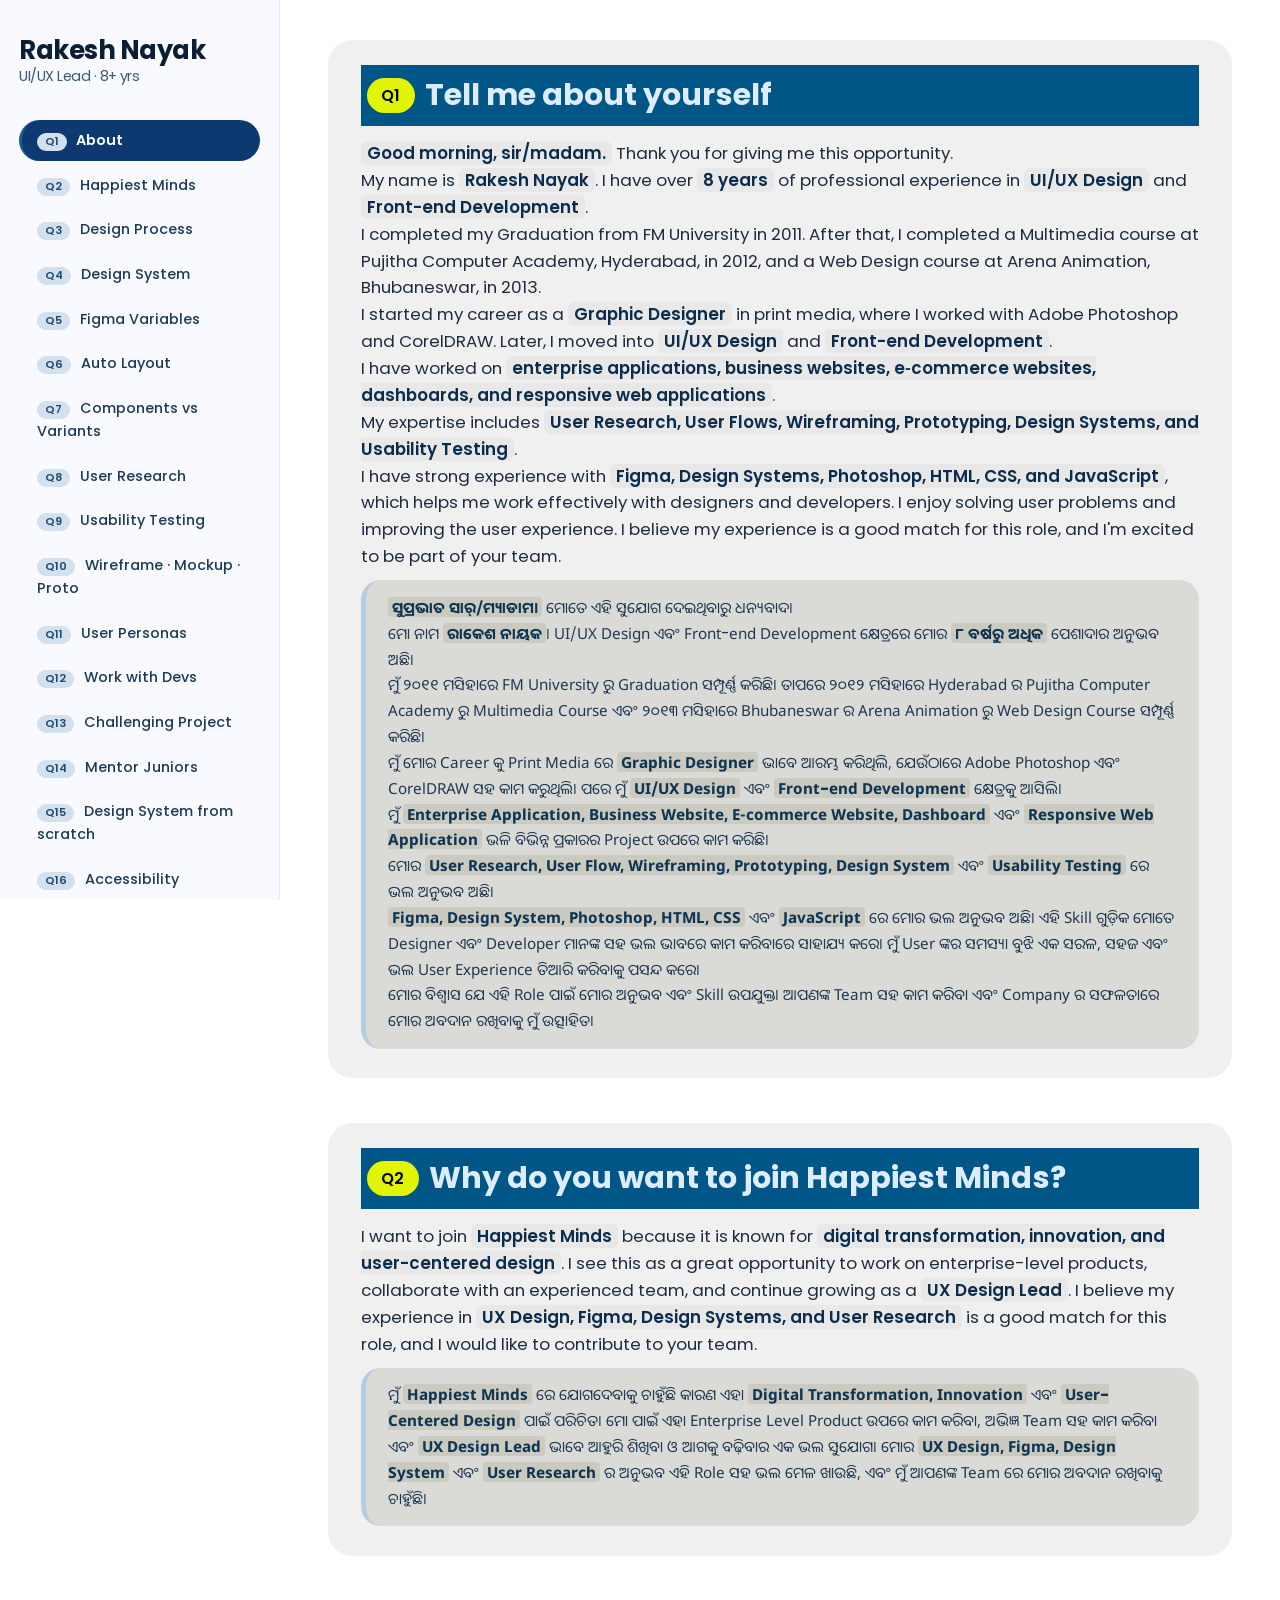
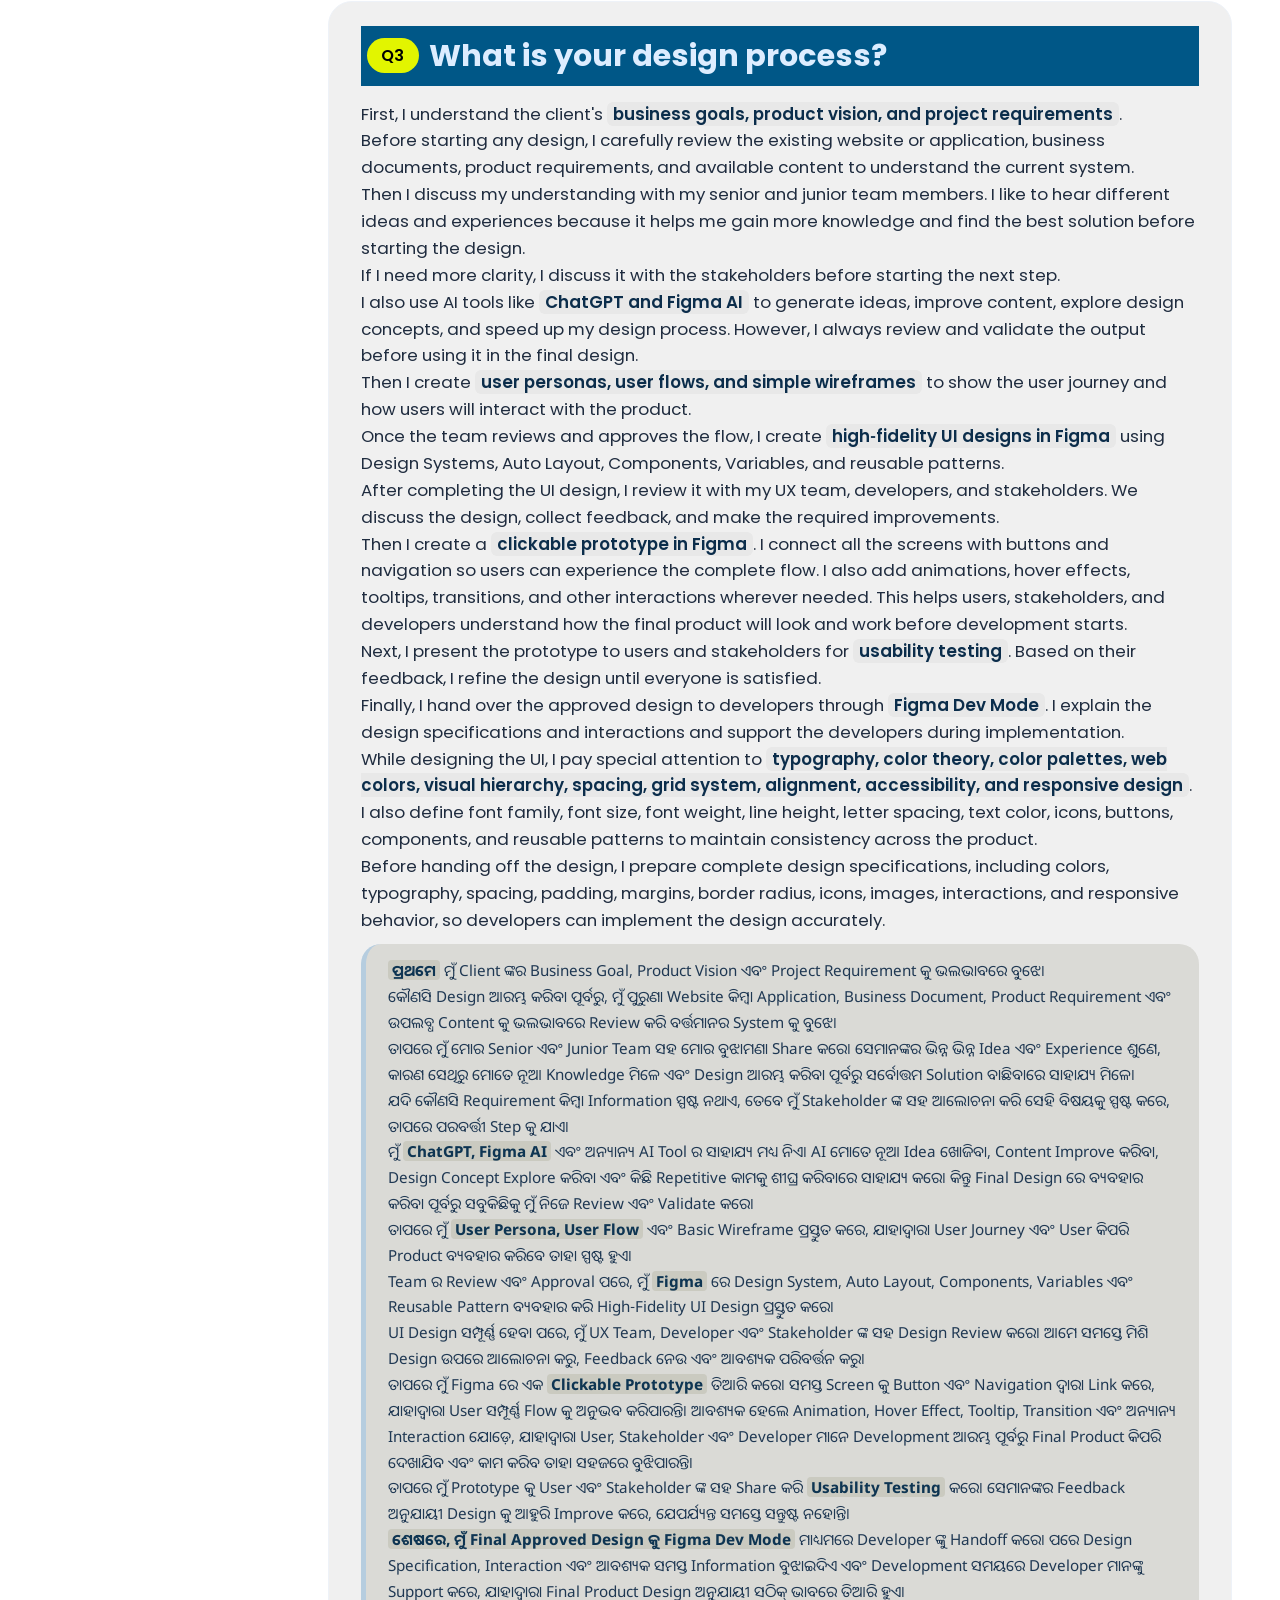
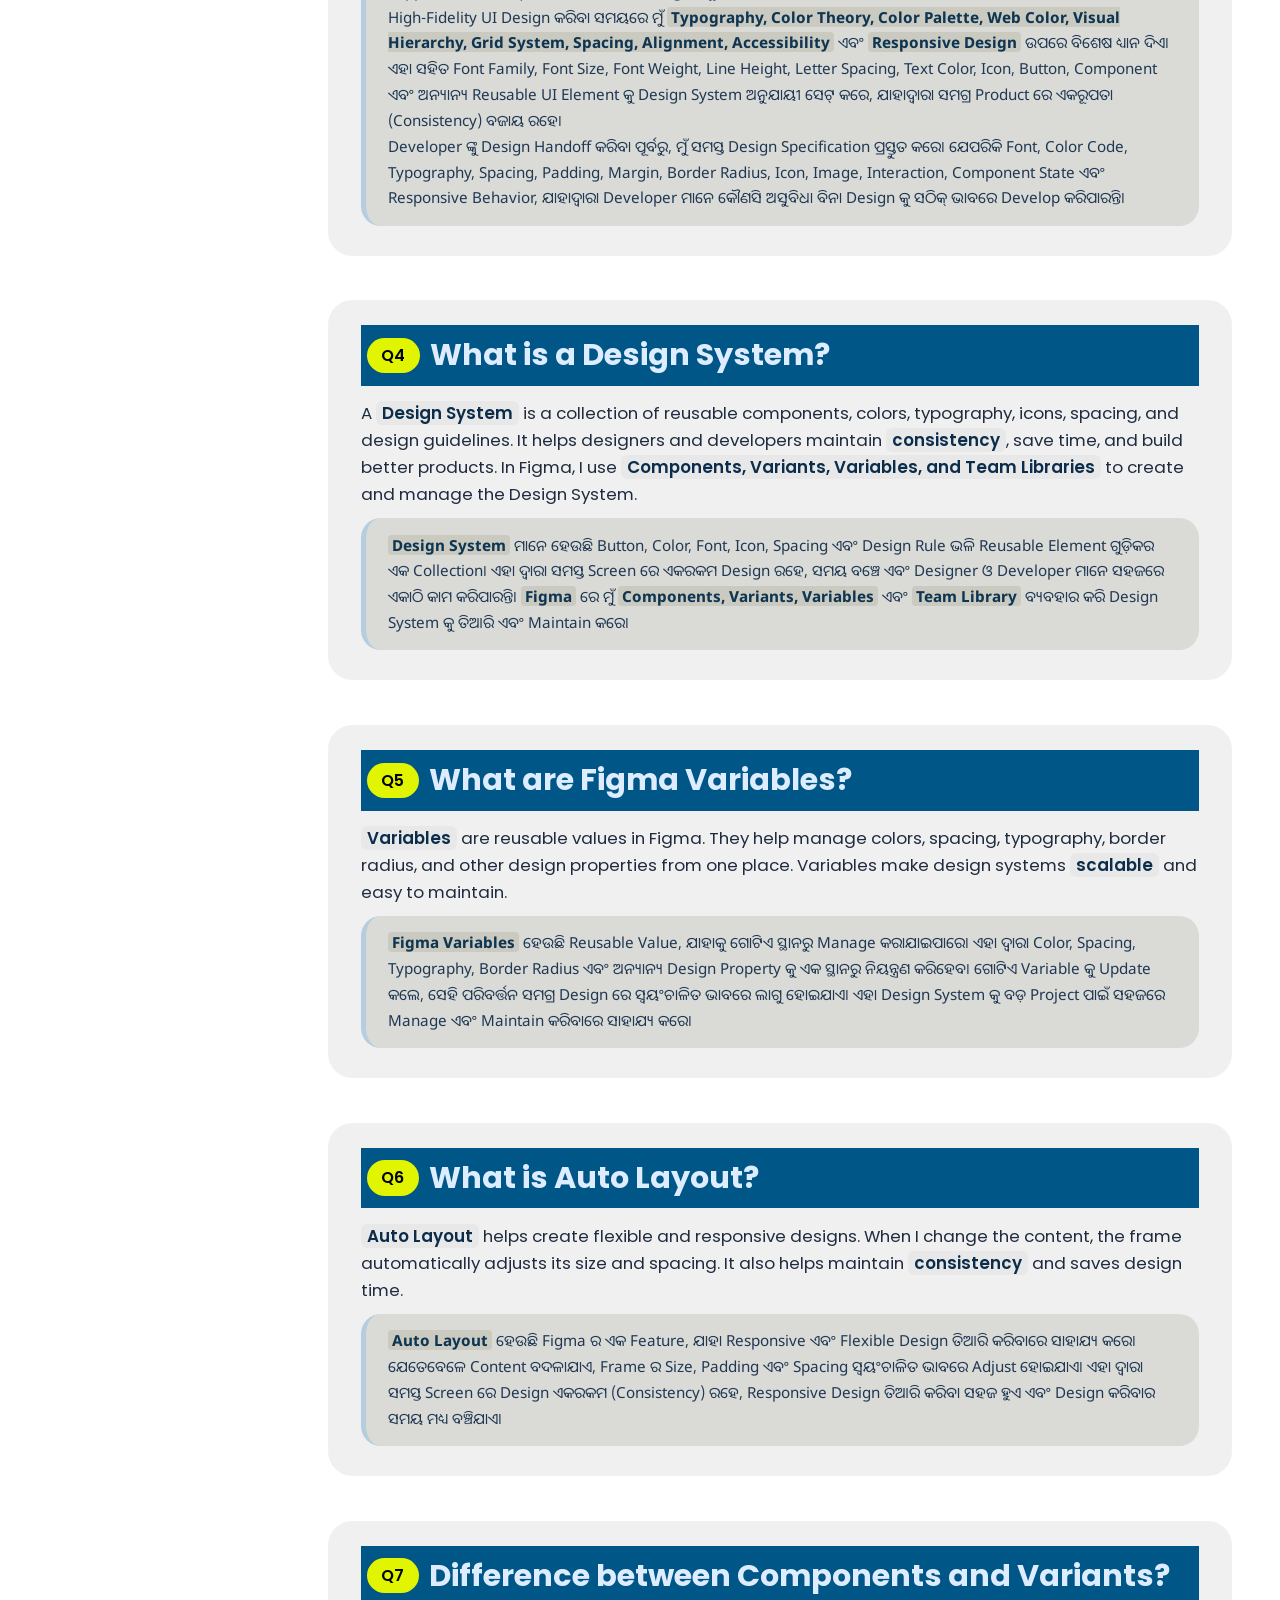
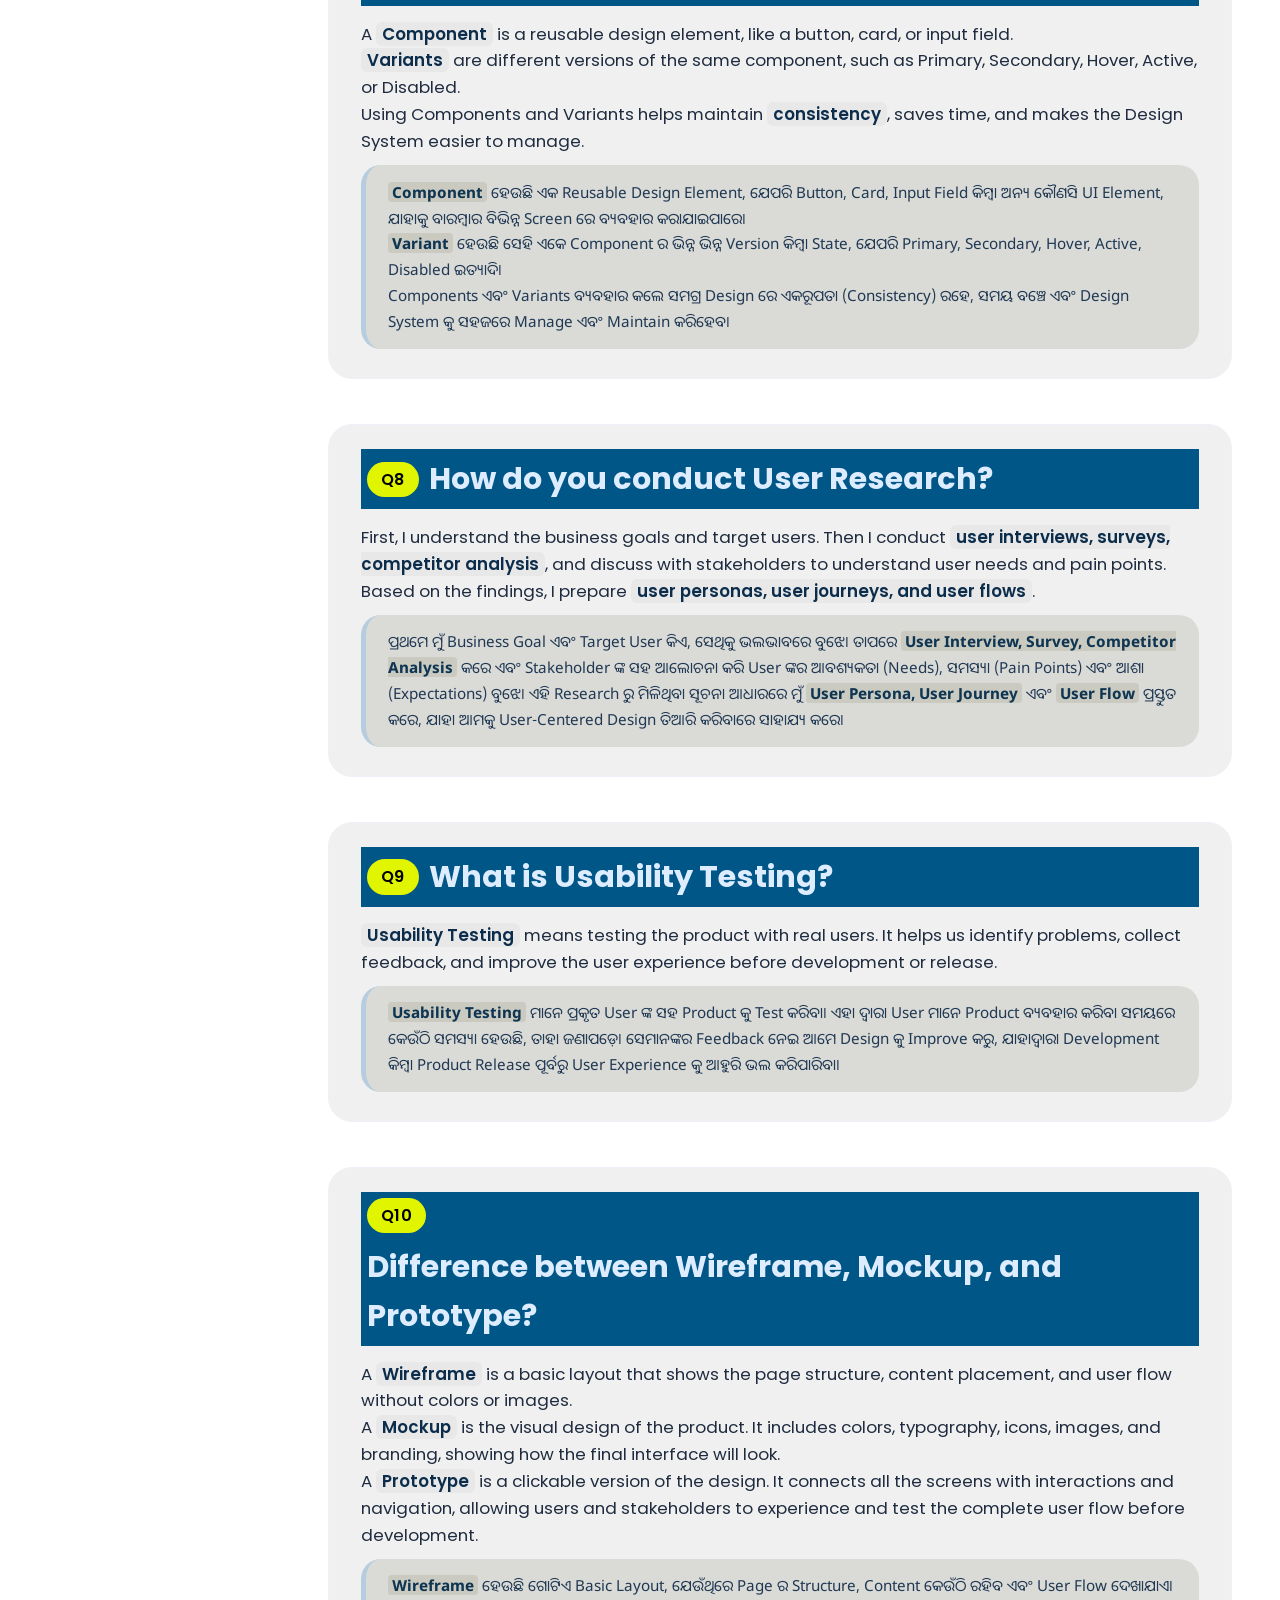
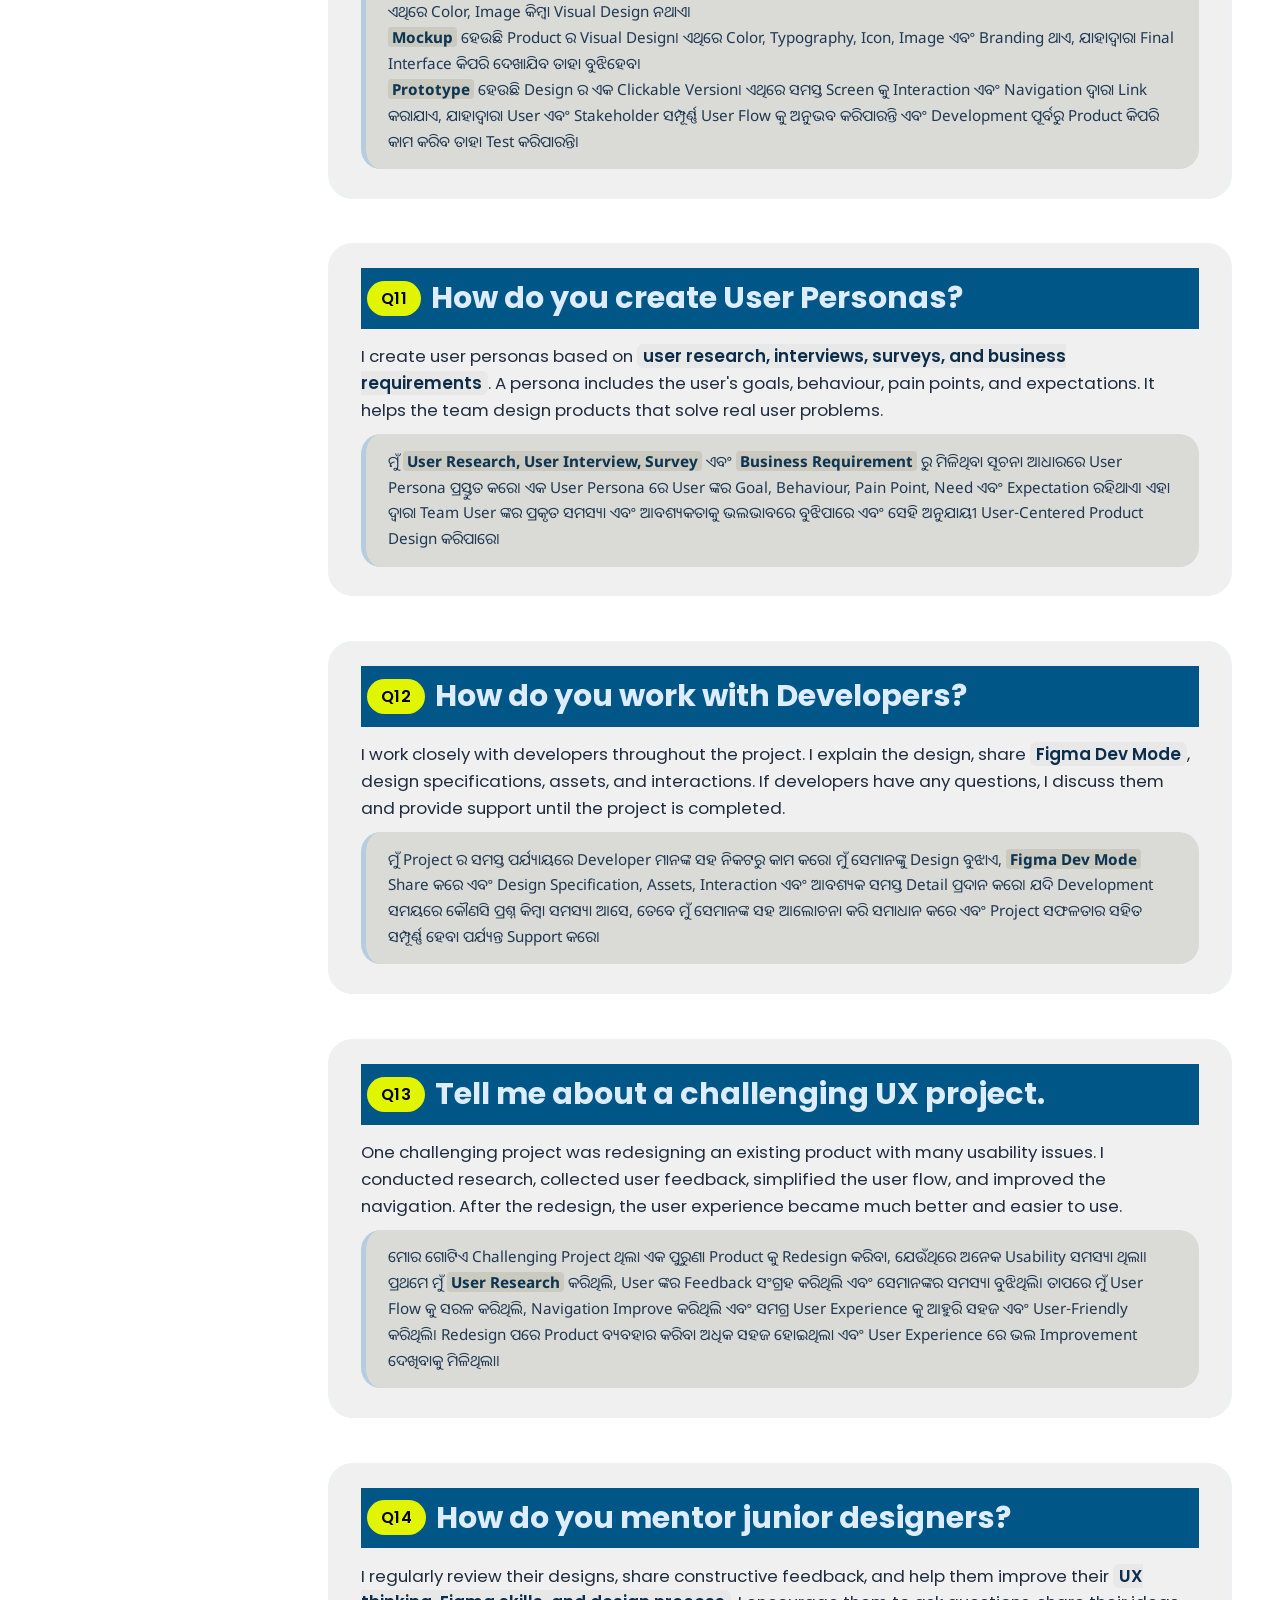
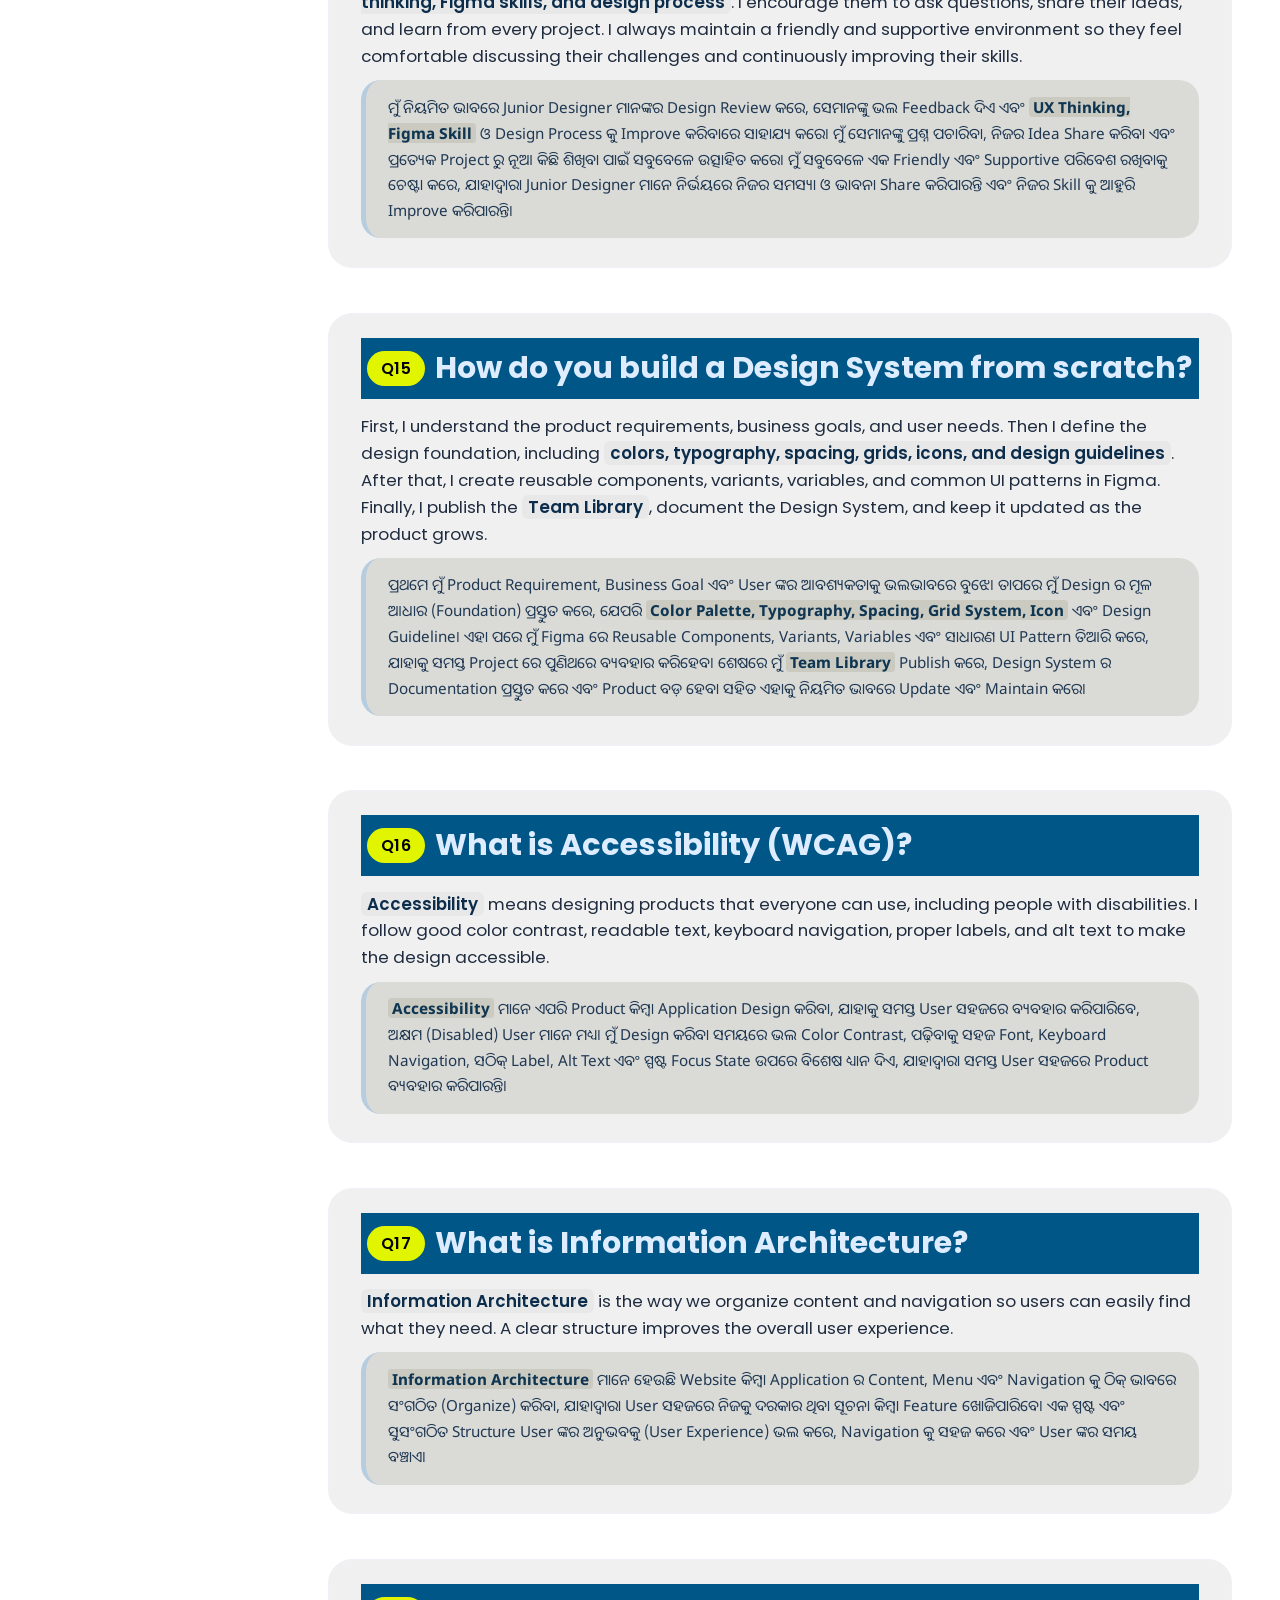
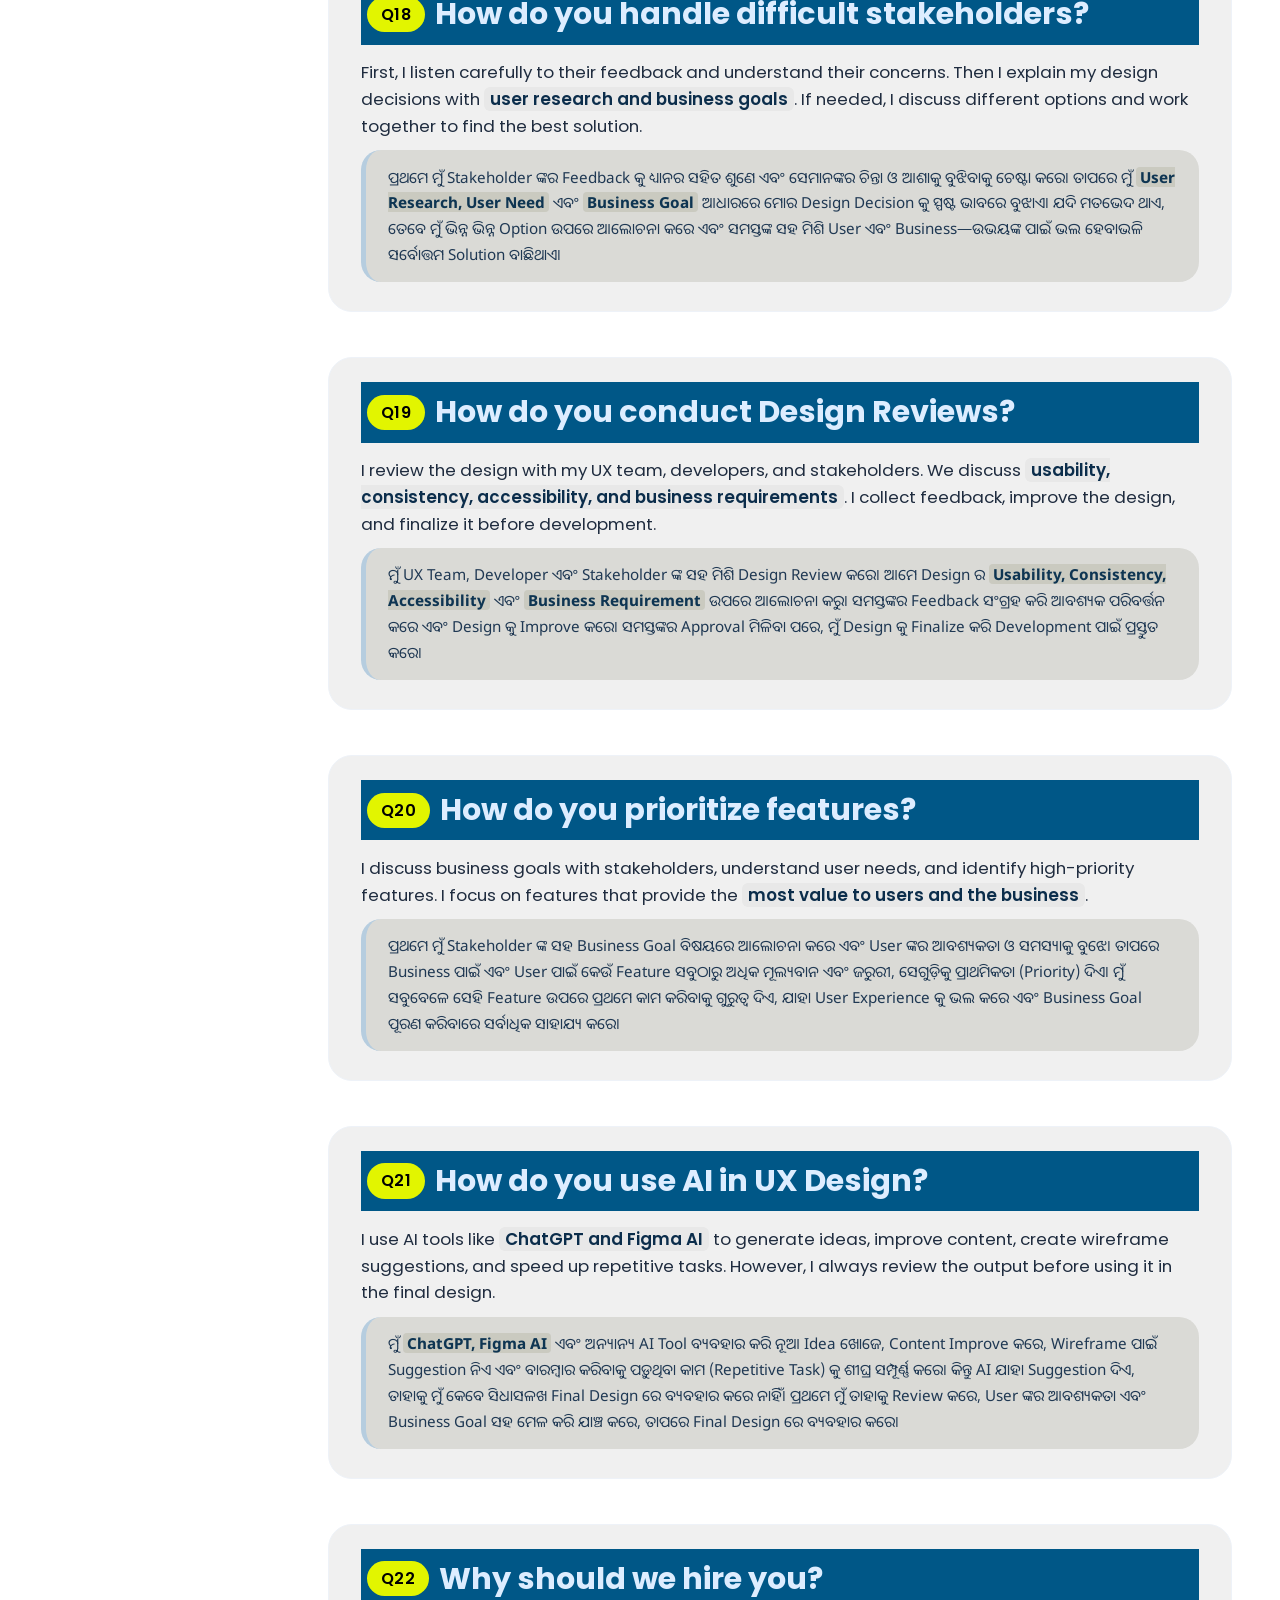
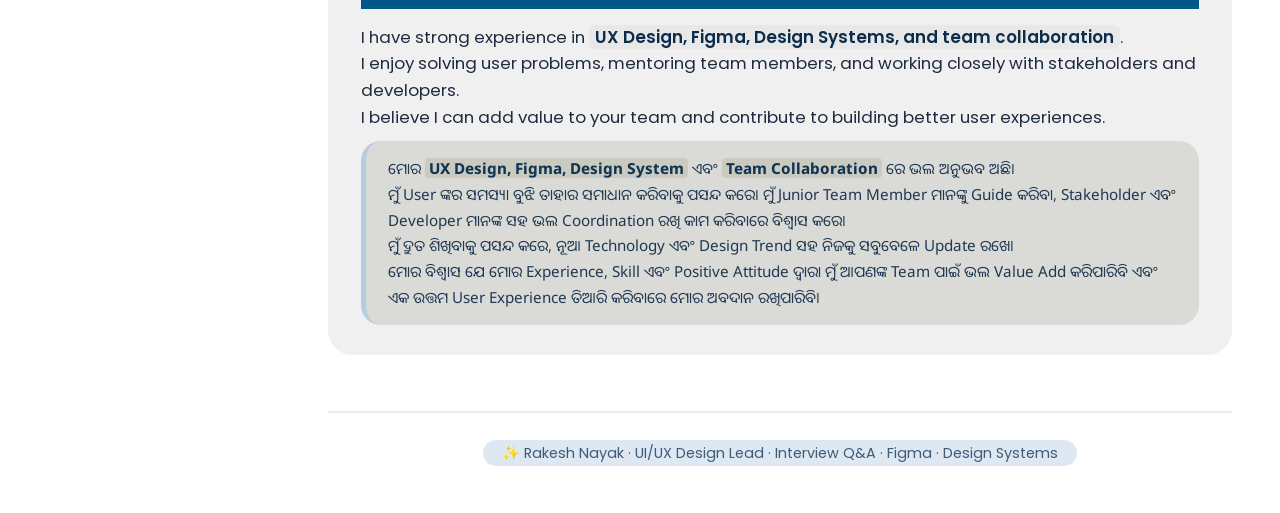
<file: ux-ui-qa.html>
<!DOCTYPE html>
<html lang="en">
<head>
  <meta charset="UTF-8">
  <meta name="viewport" content="width=device-width, initial-scale=1.0">
  <title>Rakesh Nayak · UX Lead · Q&A</title>
  <!-- Google Fonts: Poppins & Noto Sans Oriya -->
  <link rel="preconnect" href="https://fonts.googleapis.com">
  <link rel="preconnect" href="https://fonts.gstatic.com" crossorigin>
  <link href="https://fonts.googleapis.com/css2?family=Noto+Sans+Oriya:wght@400;600;700&family=Poppins:wght@400;500;600;700;800&display=swap" rel="stylesheet">

  <style>
  	 * {
      margin: 0;
      padding: 0;
      box-sizing: border-box;
    }

    body {
      background: #f0f4fa;
      font-family: 'Poppins', 'Noto Sans Oriya', sans-serif;
      color: #1a283c;
      line-height: 1.6;
      min-height: 100vh;
      display: flex;
      flex-direction: column;
    }

    /* ----- main layout: sidebar + content (full width) ----- */
    .app-layout {
      display: flex;
      flex: 1;
      width: 100%;
      max-width: 1440px;
      margin: 0 auto;
      background: #ffffff;
      box-shadow: 0 8px 40px rgba(0, 0, 0, 0.05);
      min-height: 100vh;
    }

    /* --- SIDEBAR (left) --- */
    .sidebar {
      width: 280px;
      background: #f8faff;
      border-right: 1px solid #e6edf6;
      padding: 2.2rem 1.2rem 2rem;
      position: sticky;
      top: 0;
      height: 100vh;
      overflow-y: auto;
      flex-shrink: 0;
    }

    .sidebar-brand {
      font-size: 1.6rem;
      font-weight: 700;
      letter-spacing: -0.02em;
      color: #0b1e33;
      margin-bottom: 0.2rem;
      line-height: 1.2;
    }

    .sidebar-brand span {
      display: block;
      font-weight: 400;
      font-size: 0.9rem;
      color: #3b5a7a;
      margin-top: 2px;
    }

    .sidebar-nav {
      margin-top: 2.2rem;
      display: flex;
      flex-direction: column;
      gap: 0.25rem;
    }

    .sidebar-nav a {
      display: block;
      padding: 0.55rem 0.9rem;
      border-radius: 40px;
      font-size: 0.9rem;
      font-weight: 500;
      color: #1f3a57;
      text-decoration: none;
      transition: 0.15s ease;
      border-left: 3px solid transparent;
      background: transparent;
    }

    .sidebar-nav a:hover {
      background: #e9f0fa;
      border-left-color: #2b6a9e;
      color: #0b1e33;
    }

    .sidebar-nav a.active {
      background: #0c3970;
      border-left-color: #1e5b8a;
      font-weight: 600;
      color: #ffffff;
    }

    .sidebar-nav .q-badge {
      display: inline-block;
      background: #d3e0ee;
      border-radius: 30px;
      padding: 0 8px;
      font-size: 0.7rem;
      font-weight: 600;
      color: #1e4b70;
      margin-right: 6px;
    }

    /* --- MAIN CONTENT (full width) --- */
    .main-content {
      flex: 1;
      padding: 2.5rem 3rem 3rem;
      background: #ffffff;
      width: 100%;
      overflow-x: hidden;
    }

    /* header inside main */
    .profile-header {
      margin-bottom: 1.8rem;
      /* border-bottom: 2px solid #eef2f8; */
      /* padding-bottom: 1.8rem; */
      display: none;
    }

    .profile-header h1 {
      font-size: 1.2rem;
      font-weight: 600;
      letter-spacing: -0.02em;
      background: linear-gradient(145deg, #0b1e33, #2b4b6f);
      -webkit-background-clip: text;
      -webkit-text-fill-color: transparent;
      background-clip: text;
      line-height: 1.2;
    }

    .profile-header .subhead {
      font-size: 1.2rem;
      font-weight: 500;
      color: #b9cce0;
      background: #172e4c;
      display: inline-block;
      padding: 0.2rem 1.8rem;
      border-radius: 60px;
      margin-top: 0.2rem;
    }

    .profile-header .badge {
      margin-top: 0.4rem;
      color: #2b4b6f;
      font-weight: 400;
      font-size: 0.95rem;
    }

    /* Q&A blocks */
 .qa-block {
    margin-bottom: 2.8rem;
    border-radius: 24px;
    background: #f0f0f0;
    padding: 1.5rem 2rem 1.8rem;
    border: 1px solid #eef2f8;
    transition: 0.15s ease;
}
    .qa-block:hover {
      border-color: #cbd9eb;
      background: #f8fbff;
    }

    .question {
           font-size: 1.9rem;
    font-weight: 700;
    color: #ddedff;
    margin-bottom: 0.9rem;
    display: flex;
    align-items: baseline;
    gap: 10px;
    flex-wrap: wrap;
    background: #005787;
    align-items: center;
    padding: 6px;
}

    .question .q-num {
    font-weight: 600;
    color: #000000;
    background: #e2f500;
    padding: 0 14px;
    border-radius: 40px;
    font-size: 1rem;
    line-height: 2.2;
    letter-spacing: 0.3px;

    }

    .answer-en {
      font-size: 1.05rem;
      font-weight: 400;
      color: #1f2c3f;
      margin-bottom: 0.65rem;
    }

    .answer-en strong, .answer-en b {
      font-weight: 600;
      color: #0b2d4b;
      background: #e8e8e8;
      padding: 0 6px;
      border-radius: 6px;
    }

  
  .answer-odia {
    font-family: 'Noto Sans Oriya', 'Poppins', sans-serif;
    font-size: 0.95rem;
    line-height: 1.7;
    color: #1f3853;
    background: #dadad6;
    padding: 0.9rem 1.4rem;
    border-radius: 20px;
    margin-top: 0.5rem;
    border-left: 5px solid #b6cddf;
    word-break: break-word;

    }

    .answer-odia strong, .answer-odia b {
      font-weight: 700;
      color: #0e3552;
      background: #cacac0;
      padding: 0 4px;
      border-radius: 4px;
    }

    /* footer */
    .footer-note {
      margin-top: 3.5rem;
      border-top: 2px solid #e7ecf3;
      padding-top: 1.8rem;
      text-align: center;
      font-size: 0.9rem;
      color: #3d5c78;
    }

    .footer-note i {
      font-style: normal;
      background: #dee8f2;
      padding: 0.2rem 1.2rem;
      border-radius: 60px;
    }

    /* ----- responsive: mobile / tablet ----- */
    @media (max-width: 960px) {
      .app-layout {
        flex-direction: column;
      }

      .sidebar {
        width: 100%;
        height: auto;
        position: relative;
        border-right: none;
        border-bottom: 1px solid #e0e9f2;
        padding: 1.2rem 1.5rem 0.8rem;
        background: #f8faff;
        overflow-y: visible;
        display: flex;
        flex-wrap: wrap;
        align-items: center;
        gap: 0.5rem 0.8rem;
      }

      .sidebar-brand {
        font-size: 1.3rem;
        margin-bottom: 0;
        flex: 0 0 auto;
      }

      .sidebar-brand span {
        display: inline;
        font-size: 0.8rem;
        margin-left: 6px;
      }

      .sidebar-nav {
        flex-direction: row;
        flex-wrap: wrap;
        margin-top: 0.2rem;
        gap: 0.2rem 0.3rem;
        flex: 1;
        justify-content: flex-start;
      }

      .sidebar-nav a {
        padding: 0.2rem 0.9rem;
        font-size: 0.8rem;
        border-left: none;
        border-bottom: 2px solid transparent;
        border-radius: 30px;
        background: #eef4fc;
        white-space: nowrap;
      }

      .sidebar-nav a:hover {
        border-bottom-color: #2b6a9e;
        background: #e3ecf7;
      }

      .sidebar-nav a.active {
        border-bottom-color: #1e5b8a;
        background: #d9e6f5;
      }

      .sidebar-nav .q-badge {
        display: none;
      }

      .main-content {
        padding: 1.8rem 1.5rem 2rem;
      }

      .profile-header h1 {
        font-size: 2.5rem;
      }

      .question {
        font-size: 1.5rem;
      }

      .qa-block {
        padding: 1rem 1.2rem 1.4rem;
      }

      .answer-en {
        font-size: 1rem;
      }

      .answer-odia {
        font-size: 0.9rem;
        padding: 0.6rem 1rem;
      }
    }

    @media (max-width: 550px) {
      .sidebar {
        padding: 0.8rem 0.8rem 0.4rem;
        gap: 0.3rem;
      }
      .sidebar-brand {
        font-size: 1.1rem;
      }
      .sidebar-brand span {
        font-size: 0.7rem;
      }
      .sidebar-nav a {
        font-size: 0.7rem;
        padding: 0.1rem 0.7rem;
      }
      .main-content {
        padding: 1rem 0.8rem 1.5rem;
      }
      .profile-header h1 {
        font-size: 2rem;
      }
      .question {
        font-size: 1.2rem;
        gap: 4px;
      }
      .question .q-num {
        font-size: 0.8rem;
        padding: 0 10px;
        line-height: 2;
      }
      .qa-block {
        padding: 0.8rem 0.8rem 1rem;
        border-radius: 18px;
      }
      .answer-en {
        font-size: 0.95rem;
      }
      .answer-odia {
        font-size: 0.85rem;
        padding: 0.5rem 0.8rem;
      }
    }

    /* smooth scroll */
    html {
      scroll-behavior: smooth;
    }
  </style>
  <style>
   
  </style>
</head>
<body>
<div class="app-layout">

  <!-- LEFT SIDEBAR -->
  <aside class="sidebar" id="sidebar">
    <div class="sidebar-brand">
      Rakesh Nayak
      <span>UI/UX Lead · 8+ yrs</span>
    </div>
    <nav class="sidebar-nav" id="sidebarNav">
      <!-- generated via JS for maintainability, but we keep static fallback -->
      <a href="#q1" class="active"><span class="q-badge">Q1</span> About</a>
      <a href="#q2"><span class="q-badge">Q2</span> Happiest Minds</a>
      <a href="#q3"><span class="q-badge">Q3</span> Design Process</a>
      <a href="#q4"><span class="q-badge">Q4</span> Design System</a>
      <a href="#q5"><span class="q-badge">Q5</span> Figma Variables</a>
      <a href="#q6"><span class="q-badge">Q6</span> Auto Layout</a>
      <a href="#q7"><span class="q-badge">Q7</span> Components vs Variants</a>
      <a href="#q8"><span class="q-badge">Q8</span> User Research</a>
      <a href="#q9"><span class="q-badge">Q9</span> Usability Testing</a>
      <a href="#q10"><span class="q-badge">Q10</span> Wireframe · Mockup · Proto</a>
      <a href="#q11"><span class="q-badge">Q11</span> User Personas</a>
      <a href="#q12"><span class="q-badge">Q12</span> Work with Devs</a>
      <a href="#q13"><span class="q-badge">Q13</span> Challenging Project</a>
      <a href="#q14"><span class="q-badge">Q14</span> Mentor Juniors</a>
      <a href="#q15"><span class="q-badge">Q15</span> Design System from scratch</a>
      <a href="#q16"><span class="q-badge">Q16</span> Accessibility</a>
      <a href="#q17"><span class="q-badge">Q17</span> Information Architecture</a>
      <a href="#q18"><span class="q-badge">Q18</span> Difficult Stakeholders</a>
      <a href="#q19"><span class="q-badge">Q19</span> Design Reviews</a>
      <a href="#q20"><span class="q-badge">Q20</span> Prioritize Features</a>
      <a href="#q21"><span class="q-badge">Q21</span> AI in UX</a>
      <a href="#q22"><span class="q-badge">Q22</span> Why hire you</a>
    </nav>
  </aside>

  <!-- MAIN CONTENT (full width) -->
  <main class="main-content">
    <div class="profile-header">
      <h1>Rakesh Nayak</h1>
      <div class="subhead">UI/UX Design Lead · 8+ years</div>
      <div class="badge">✨ Interview Q&amp;A · Figma · Design Systems · Odia &amp; English</div>
    </div>

    <!-- ============ Q1 ============ -->
    <section class="qa-block" id="q1">
      <div class="question"><span class="q-num">Q1</span> Tell me about yourself</div>
      <div class="answer-en">
        <strong>Good morning, sir/madam.</strong> Thank you for giving me this opportunity.<br>
        My name is <strong>Rakesh Nayak</strong>. I have over <strong>8 years</strong> of professional experience in <strong>UI/UX Design</strong> and <strong>Front-end Development</strong>.<br>
        I completed my Graduation from FM University in 2011. After that, I completed a Multimedia course at Pujitha Computer Academy, Hyderabad, in 2012, and a Web Design course at Arena Animation, Bhubaneswar, in 2013.<br>
        I started my career as a <strong>Graphic Designer</strong> in print media, where I worked with Adobe Photoshop and CorelDRAW. Later, I moved into <strong>UI/UX Design</strong> and <strong>Front-end Development</strong>.<br>
        I have worked on <strong>enterprise applications, business websites, e‑commerce websites, dashboards, and responsive web applications</strong>.<br>
        My expertise includes <strong>User Research, User Flows, Wireframing, Prototyping, Design Systems, and Usability Testing</strong>.<br>
        I have strong experience with <strong>Figma, Design Systems, Photoshop, HTML, CSS, and JavaScript</strong>, which helps me work effectively with designers and developers. I enjoy solving user problems and improving the user experience. I believe my experience is a good match for this role, and I'm excited to be part of your team.
      </div>
      <div class="answer-odia">
        <strong>ସୁପ୍ରଭାତ ସାର୍/ମ୍ୟାଡାମ।</strong> ମୋତେ ଏହି ସୁଯୋଗ ଦେଇଥିବାରୁ ଧନ୍ୟବାଦ।<br>
        ମୋ ନାମ <strong>ରାକେଶ ନାୟକ</strong>। UI/UX Design ଏବଂ Front-end Development କ୍ଷେତ୍ରରେ ମୋର <strong>୮ ବର୍ଷରୁ ଅଧିକ</strong> ପେଶାଦାର ଅନୁଭବ ଅଛି।<br>
        ମୁଁ ୨୦୧୧ ମସିହାରେ FM University ରୁ Graduation ସମ୍ପୂର୍ଣ୍ଣ କରିଛି। ତାପରେ ୨୦୧୨ ମସିହାରେ Hyderabad ର Pujitha Computer Academy ରୁ Multimedia Course ଏବଂ ୨୦୧୩ ମସିହାରେ Bhubaneswar ର Arena Animation ରୁ Web Design Course ସମ୍ପୂର୍ଣ୍ଣ କରିଛି।<br>
        ମୁଁ ମୋର Career କୁ Print Media ରେ <strong>Graphic Designer</strong> ଭାବେ ଆରମ୍ଭ କରିଥିଲି, ଯେଉଁଠାରେ Adobe Photoshop ଏବଂ CorelDRAW ସହ କାମ କରୁଥିଲି। ପରେ ମୁଁ <strong>UI/UX Design</strong> ଏବଂ <strong>Front-end Development</strong> କ୍ଷେତ୍ରକୁ ଆସିଲି।<br>
        ମୁଁ <strong>Enterprise Application, Business Website, E‑commerce Website, Dashboard</strong> ଏବଂ <strong>Responsive Web Application</strong> ଭଳି ବିଭିନ୍ନ ପ୍ରକାରର Project ଉପରେ କାମ କରିଛି।<br>
        ମୋର <strong>User Research, User Flow, Wireframing, Prototyping, Design System</strong> ଏବଂ <strong>Usability Testing</strong> ରେ ଭଲ ଅନୁଭବ ଅଛି।<br>
        <strong>Figma, Design System, Photoshop, HTML, CSS</strong> ଏବଂ <strong>JavaScript</strong> ରେ ମୋର ଭଲ ଅନୁଭବ ଅଛି। ଏହି Skill ଗୁଡ଼ିକ ମୋତେ Designer ଏବଂ Developer ମାନଙ୍କ ସହ ଭଲ ଭାବରେ କାମ କରିବାରେ ସାହାଯ୍ୟ କରେ। ମୁଁ User ଙ୍କର ସମସ୍ୟା ବୁଝି ଏକ ସରଳ, ସହଜ ଏବଂ ଭଲ User Experience ତିଆରି କରିବାକୁ ପସନ୍ଦ କରେ।<br>
        ମୋର ବିଶ୍ୱାସ ଯେ ଏହି Role ପାଇଁ ମୋର ଅନୁଭବ ଏବଂ Skill ଉପଯୁକ୍ତ। ଆପଣଙ୍କ Team ସହ କାମ କରିବା ଏବଂ Company ର ସଫଳତାରେ ମୋର ଅବଦାନ ରଖିବାକୁ ମୁଁ ଉତ୍ସାହିତ।
      </div>
    </section>

    <!-- Q2 -->
    <section class="qa-block" id="q2">
      <div class="question"><span class="q-num">Q2</span> Why do you want to join Happiest Minds?</div>
      <div class="answer-en">
        I want to join <strong>Happiest Minds</strong> because it is known for <strong>digital transformation, innovation, and user-centered design</strong>. I see this as a great opportunity to work on enterprise-level products, collaborate with an experienced team, and continue growing as a <strong>UX Design Lead</strong>. I believe my experience in <strong>UX Design, Figma, Design Systems, and User Research</strong> is a good match for this role, and I would like to contribute to your team.
      </div>
      <div class="answer-odia">
        ମୁଁ <strong>Happiest Minds</strong> ରେ ଯୋଗଦେବାକୁ ଚାହୁଁଛି କାରଣ ଏହା <strong>Digital Transformation, Innovation</strong> ଏବଂ <strong>User-Centered Design</strong> ପାଇଁ ପରିଚିତ। ମୋ ପାଇଁ ଏହା Enterprise Level Product ଉପରେ କାମ କରିବା, ଅଭିଜ୍ଞ Team ସହ କାମ କରିବା ଏବଂ <strong>UX Design Lead</strong> ଭାବେ ଆହୁରି ଶିଖିବା ଓ ଆଗକୁ ବଢ଼ିବାର ଏକ ଭଲ ସୁଯୋଗ। ମୋର <strong>UX Design, Figma, Design System</strong> ଏବଂ <strong>User Research</strong> ର ଅନୁଭବ ଏହି Role ସହ ଭଲ ମେଳ ଖାଉଛି, ଏବଂ ମୁଁ ଆପଣଙ୍କ Team ରେ ମୋର ଅବଦାନ ରଖିବାକୁ ଚାହୁଁଛି।
      </div>
    </section>

    <!-- Q3 -->
    <section class="qa-block" id="q3">
      <div class="question"><span class="q-num">Q3</span> What is your design process?</div>
      <div class="answer-en">
        First, I understand the client's <strong>business goals, product vision, and project requirements</strong>.<br>
        Before starting any design, I carefully review the existing website or application, business documents, product requirements, and available content to understand the current system.<br>
        Then I discuss my understanding with my senior and junior team members. I like to hear different ideas and experiences because it helps me gain more knowledge and find the best solution before starting the design.<br>
        If I need more clarity, I discuss it with the stakeholders before starting the next step.<br>
        I also use AI tools like <strong>ChatGPT and Figma AI</strong> to generate ideas, improve content, explore design concepts, and speed up my design process. However, I always review and validate the output before using it in the final design.<br>
        Then I create <strong>user personas, user flows, and simple wireframes</strong> to show the user journey and how users will interact with the product.<br>
        Once the team reviews and approves the flow, I create <strong>high‑fidelity UI designs in Figma</strong> using Design Systems, Auto Layout, Components, Variables, and reusable patterns.<br>
        After completing the UI design, I review it with my UX team, developers, and stakeholders. We discuss the design, collect feedback, and make the required improvements.<br>
        Then I create a <strong>clickable prototype in Figma</strong>. I connect all the screens with buttons and navigation so users can experience the complete flow. I also add animations, hover effects, tooltips, transitions, and other interactions wherever needed. This helps users, stakeholders, and developers understand how the final product will look and work before development starts.<br>
        Next, I present the prototype to users and stakeholders for <strong>usability testing</strong>. Based on their feedback, I refine the design until everyone is satisfied.<br>
        Finally, I hand over the approved design to developers through <strong>Figma Dev Mode</strong>. I explain the design specifications and interactions and support the developers during implementation.<br>
        While designing the UI, I pay special attention to <strong>typography, color theory, color palettes, web colors, visual hierarchy, spacing, grid system, alignment, accessibility, and responsive design</strong>. I also define font family, font size, font weight, line height, letter spacing, text color, icons, buttons, components, and reusable patterns to maintain consistency across the product.<br>
        Before handing off the design, I prepare complete design specifications, including colors, typography, spacing, padding, margins, border radius, icons, images, interactions, and responsive behavior, so developers can implement the design accurately.
      </div>
      <div class="answer-odia">
        <strong>ପ୍ରଥମେ</strong> ମୁଁ Client ଙ୍କର Business Goal, Product Vision ଏବଂ Project Requirement କୁ ଭଲଭାବରେ ବୁଝେ।<br>
        କୌଣସି Design ଆରମ୍ଭ କରିବା ପୂର୍ବରୁ, ମୁଁ ପୁରୁଣା Website କିମ୍ବା Application, Business Document, Product Requirement ଏବଂ ଉପଲବ୍ଧ Content କୁ ଭଲଭାବରେ Review କରି ବର୍ତ୍ତମାନର System କୁ ବୁଝେ।<br>
        ତାପରେ ମୁଁ ମୋର Senior ଏବଂ Junior Team ସହ ମୋର ବୁଝାମଣା Share କରେ। ସେମାନଙ୍କର ଭିନ୍ନ ଭିନ୍ନ Idea ଏବଂ Experience ଶୁଣେ, କାରଣ ସେଥିରୁ ମୋତେ ନୂଆ Knowledge ମିଳେ ଏବଂ Design ଆରମ୍ଭ କରିବା ପୂର୍ବରୁ ସର୍ବୋତ୍ତମ Solution ବାଛିବାରେ ସାହାଯ୍ୟ ମିଳେ।<br>
        ଯଦି କୌଣସି Requirement କିମ୍ବା Information ସ୍ପଷ୍ଟ ନଥାଏ, ତେବେ ମୁଁ Stakeholder ଙ୍କ ସହ ଆଲୋଚନା କରି ସେହି ବିଷୟକୁ ସ୍ପଷ୍ଟ କରେ, ତାପରେ ପରବର୍ତ୍ତୀ Step କୁ ଯାଏ।<br>
        ମୁଁ <strong>ChatGPT, Figma AI</strong> ଏବଂ ଅନ୍ୟାନ୍ୟ AI Tool ର ସାହାଯ୍ୟ ମଧ୍ୟ ନିଏ। AI ମୋତେ ନୂଆ Idea ଖୋଜିବା, Content Improve କରିବା, Design Concept Explore କରିବା ଏବଂ କିଛି Repetitive କାମକୁ ଶୀଘ୍ର କରିବାରେ ସାହାଯ୍ୟ କରେ। କିନ୍ତୁ Final Design ରେ ବ୍ୟବହାର କରିବା ପୂର୍ବରୁ ସବୁକିଛିକୁ ମୁଁ ନିଜେ Review ଏବଂ Validate କରେ।<br>
        ତାପରେ ମୁଁ <strong>User Persona, User Flow</strong> ଏବଂ Basic Wireframe ପ୍ରସ୍ତୁତ କରେ, ଯାହାଦ୍ୱାରା User Journey ଏବଂ User କିପରି Product ବ୍ୟବହାର କରିବେ ତାହା ସ୍ପଷ୍ଟ ହୁଏ।<br>
        Team ର Review ଏବଂ Approval ପରେ, ମୁଁ <strong>Figma</strong> ରେ Design System, Auto Layout, Components, Variables ଏବଂ Reusable Pattern ବ୍ୟବହାର କରି High‑Fidelity UI Design ପ୍ରସ୍ତୁତ କରେ।<br>
        UI Design ସମ୍ପୂର୍ଣ୍ଣ ହେବା ପରେ, ମୁଁ UX Team, Developer ଏବଂ Stakeholder ଙ୍କ ସହ Design Review କରେ। ଆମେ ସମସ୍ତେ ମିଶି Design ଉପରେ ଆଲୋଚନା କରୁ, Feedback ନେଉ ଏବଂ ଆବଶ୍ୟକ ପରିବର୍ତ୍ତନ କରୁ।<br>
        ତାପରେ ମୁଁ Figma ରେ ଏକ <strong>Clickable Prototype</strong> ତିଆରି କରେ। ସମସ୍ତ Screen କୁ Button ଏବଂ Navigation ଦ୍ୱାରା Link କରେ, ଯାହାଦ୍ୱାରା User ସମ୍ପୂର୍ଣ୍ଣ Flow କୁ ଅନୁଭବ କରିପାରନ୍ତି। ଆବଶ୍ୟକ ହେଲେ Animation, Hover Effect, Tooltip, Transition ଏବଂ ଅନ୍ୟାନ୍ୟ Interaction ଯୋଡ଼େ, ଯାହାଦ୍ୱାରା User, Stakeholder ଏବଂ Developer ମାନେ Development ଆରମ୍ଭ ପୂର୍ବରୁ Final Product କିପରି ଦେଖାଯିବ ଏବଂ କାମ କରିବ ତାହା ସହଜରେ ବୁଝିପାରନ୍ତି।<br>
        ତାପରେ ମୁଁ Prototype କୁ User ଏବଂ Stakeholder ଙ୍କ ସହ Share କରି <strong>Usability Testing</strong> କରେ। ସେମାନଙ୍କର Feedback ଅନୁଯାୟୀ Design କୁ ଆହୁରି Improve କରେ, ଯେପର୍ଯ୍ୟନ୍ତ ସମସ୍ତେ ସନ୍ତୁଷ୍ଟ ନହୋନ୍ତି।<br>
        <strong>ଶେଷରେ, ମୁଁ Final Approved Design କୁ Figma Dev Mode</strong> ମାଧ୍ୟମରେ Developer ଙ୍କୁ Handoff କରେ। ପରେ Design Specification, Interaction ଏବଂ ଆବଶ୍ୟକ ସମସ୍ତ Information ବୁଝାଇଦିଏ ଏବଂ Development ସମୟରେ Developer ମାନଙ୍କୁ Support କରେ, ଯାହାଦ୍ୱାରା Final Product Design ଅନୁଯାୟୀ ସଠିକ୍ ଭାବରେ ତିଆରି ହୁଏ।<br>
        High‑Fidelity UI Design କରିବା ସମୟରେ ମୁଁ <strong>Typography, Color Theory, Color Palette, Web Color, Visual Hierarchy, Grid System, Spacing, Alignment, Accessibility</strong> ଏବଂ <strong>Responsive Design</strong> ଉପରେ ବିଶେଷ ଧ୍ୟାନ ଦିଏ।<br>
        ଏହା ସହିତ Font Family, Font Size, Font Weight, Line Height, Letter Spacing, Text Color, Icon, Button, Component ଏବଂ ଅନ୍ୟାନ୍ୟ Reusable UI Element କୁ Design System ଅନୁଯାୟୀ ସେଟ୍ କରେ, ଯାହାଦ୍ୱାରା ସମଗ୍ର Product ରେ ଏକରୂପତା (Consistency) ବଜାୟ ରହେ।<br>
        Developer ଙ୍କୁ Design Handoff କରିବା ପୂର୍ବରୁ, ମୁଁ ସମସ୍ତ Design Specification ପ୍ରସ୍ତୁତ କରେ। ଯେପରିକି Font, Color Code, Typography, Spacing, Padding, Margin, Border Radius, Icon, Image, Interaction, Component State ଏବଂ Responsive Behavior, ଯାହାଦ୍ୱାରା Developer ମାନେ କୌଣସି ଅସୁବିଧା ବିନା Design କୁ ସଠିକ୍ ଭାବରେ Develop କରିପାରନ୍ତି।
      </div>
    </section>

    <!-- ===== Q4–Q22 (condensed, complete) ===== -->
    <!-- Q4 -->
    <section class="qa-block" id="q4">
      <div class="question"><span class="q-num">Q4</span> What is a Design System?</div>
      <div class="answer-en">A <strong>Design System</strong> is a collection of reusable components, colors, typography, icons, spacing, and design guidelines. It helps designers and developers maintain <strong>consistency</strong>, save time, and build better products. In Figma, I use <strong>Components, Variants, Variables, and Team Libraries</strong> to create and manage the Design System.</div>
      <div class="answer-odia"><strong>Design System</strong> ମାନେ ହେଉଛି Button, Color, Font, Icon, Spacing ଏବଂ Design Rule ଭଳି Reusable Element ଗୁଡ଼ିକର ଏକ Collection। ଏହା ଦ୍ୱାରା ସମସ୍ତ Screen ରେ ଏକରକମ Design ରହେ, ସମୟ ବଞ୍ଚେ ଏବଂ Designer ଓ Developer ମାନେ ସହଜରେ ଏକାଠି କାମ କରିପାରନ୍ତି। <strong>Figma</strong> ରେ ମୁଁ <strong>Components, Variants, Variables</strong> ଏବଂ <strong>Team Library</strong> ବ୍ୟବହାର କରି Design System କୁ ତିଆରି ଏବଂ Maintain କରେ।</div>
    </section>

    <!-- Q5 -->
    <section class="qa-block" id="q5">
      <div class="question"><span class="q-num">Q5</span> What are Figma Variables?</div>
      <div class="answer-en"><strong>Variables</strong> are reusable values in Figma. They help manage colors, spacing, typography, border radius, and other design properties from one place. Variables make design systems <strong>scalable</strong> and easy to maintain.</div>
      <div class="answer-odia"><strong>Figma Variables</strong> ହେଉଛି Reusable Value, ଯାହାକୁ ଗୋଟିଏ ସ୍ଥାନରୁ Manage କରାଯାଇପାରେ। ଏହା ଦ୍ୱାରା Color, Spacing, Typography, Border Radius ଏବଂ ଅନ୍ୟାନ୍ୟ Design Property କୁ ଏକ ସ୍ଥାନରୁ ନିୟନ୍ତ୍ରଣ କରିହେବ। ଗୋଟିଏ Variable କୁ Update କଲେ, ସେହି ପରିବର୍ତ୍ତନ ସମଗ୍ର Design ରେ ସ୍ୱୟଂଚାଳିତ ଭାବରେ ଲାଗୁ ହୋଇଯାଏ। ଏହା Design System କୁ ବଡ଼ Project ପାଇଁ ସହଜରେ Manage ଏବଂ Maintain କରିବାରେ ସାହାଯ୍ୟ କରେ।</div>
    </section>

    <!-- Q6 -->
    <section class="qa-block" id="q6">
      <div class="question"><span class="q-num">Q6</span> What is Auto Layout?</div>
      <div class="answer-en"><strong>Auto Layout</strong> helps create flexible and responsive designs. When I change the content, the frame automatically adjusts its size and spacing. It also helps maintain <strong>consistency</strong> and saves design time.</div>
      <div class="answer-odia"><strong>Auto Layout</strong> ହେଉଛି Figma ର ଏକ Feature, ଯାହା Responsive ଏବଂ Flexible Design ତିଆରି କରିବାରେ ସାହାଯ୍ୟ କରେ। ଯେତେବେଳେ Content ବଦଳାଯାଏ, Frame ର Size, Padding ଏବଂ Spacing ସ୍ୱୟଂଚାଳିତ ଭାବରେ Adjust ହୋଇଯାଏ। ଏହା ଦ୍ୱାରା ସମସ୍ତ Screen ରେ Design ଏକରକମ (Consistency) ରହେ, Responsive Design ତିଆରି କରିବା ସହଜ ହୁଏ ଏବଂ Design କରିବାର ସମୟ ମଧ୍ୟ ବଞ୍ଚିଯାଏ।</div>
    </section>

    <!-- Q7 -->
    <section class="qa-block" id="q7">
      <div class="question"><span class="q-num">Q7</span> Difference between Components and Variants?</div>
      <div class="answer-en">A <strong>Component</strong> is a reusable design element, like a button, card, or input field.<br><strong>Variants</strong> are different versions of the same component, such as Primary, Secondary, Hover, Active, or Disabled.<br>Using Components and Variants helps maintain <strong>consistency</strong>, saves time, and makes the Design System easier to manage.</div>
      <div class="answer-odia"><strong>Component</strong> ହେଉଛି ଏକ Reusable Design Element, ଯେପରି Button, Card, Input Field କିମ୍ବା ଅନ୍ୟ କୌଣସି UI Element, ଯାହାକୁ ବାରମ୍ବାର ବିଭିନ୍ନ Screen ରେ ବ୍ୟବହାର କରାଯାଇପାରେ।<br><strong>Variant</strong> ହେଉଛି ସେହି ଏକେ Component ର ଭିନ୍ନ ଭିନ୍ନ Version କିମ୍ବା State, ଯେପରି Primary, Secondary, Hover, Active, Disabled ଇତ୍ୟାଦି।<br>Components ଏବଂ Variants ବ୍ୟବହାର କଲେ ସମଗ୍ର Design ରେ ଏକରୂପତା (Consistency) ରହେ, ସମୟ ବଞ୍ଚେ ଏବଂ Design System କୁ ସହଜରେ Manage ଏବଂ Maintain କରିହେବ।</div>
    </section>

    <!-- Q8 -->
    <section class="qa-block" id="q8">
      <div class="question"><span class="q-num">Q8</span> How do you conduct User Research?</div>
      <div class="answer-en">First, I understand the business goals and target users. Then I conduct <strong>user interviews, surveys, competitor analysis</strong>, and discuss with stakeholders to understand user needs and pain points. Based on the findings, I prepare <strong>user personas, user journeys, and user flows</strong>.</div>
      <div class="answer-odia">ପ୍ରଥମେ ମୁଁ Business Goal ଏବଂ Target User କିଏ, ସେଥିକୁ ଭଲଭାବରେ ବୁଝେ। ତାପରେ <strong>User Interview, Survey, Competitor Analysis</strong> କରେ ଏବଂ Stakeholder ଙ୍କ ସହ ଆଲୋଚନା କରି User ଙ୍କର ଆବଶ୍ୟକତା (Needs), ସମସ୍ୟା (Pain Points) ଏବଂ ଆଶା (Expectations) ବୁଝେ। ଏହି Research ରୁ ମିଳିଥିବା ସୂଚନା ଆଧାରରେ ମୁଁ <strong>User Persona, User Journey</strong> ଏବଂ <strong>User Flow</strong> ପ୍ରସ୍ତୁତ କରେ, ଯାହା ଆମକୁ User‑Centered Design ତିଆରି କରିବାରେ ସାହାଯ୍ୟ କରେ।</div>
    </section>

    <!-- Q9 -->
    <section class="qa-block" id="q9">
      <div class="question"><span class="q-num">Q9</span> What is Usability Testing?</div>
      <div class="answer-en"><strong>Usability Testing</strong> means testing the product with real users. It helps us identify problems, collect feedback, and improve the user experience before development or release.</div>
      <div class="answer-odia"><strong>Usability Testing</strong> ମାନେ ପ୍ରକୃତ User ଙ୍କ ସହ Product କୁ Test କରିବା। ଏହା ଦ୍ୱାରା User ମାନେ Product ବ୍ୟବହାର କରିବା ସମୟରେ କେଉଁଠି ସମସ୍ୟା ହେଉଛି, ତାହା ଜଣାପଡ଼େ। ସେମାନଙ୍କର Feedback ନେଇ ଆମେ Design କୁ Improve କରୁ, ଯାହାଦ୍ୱାରା Development କିମ୍ବା Product Release ପୂର୍ବରୁ User Experience କୁ ଆହୁରି ଭଲ କରିପାରିବା।</div>
    </section>

    <!-- Q10 -->
    <section class="qa-block" id="q10">
      <div class="question"><span class="q-num">Q10</span> Difference between Wireframe, Mockup, and Prototype?</div>
      <div class="answer-en">A <strong>Wireframe</strong> is a basic layout that shows the page structure, content placement, and user flow without colors or images.<br>A <strong>Mockup</strong> is the visual design of the product. It includes colors, typography, icons, images, and branding, showing how the final interface will look.<br>A <strong>Prototype</strong> is a clickable version of the design. It connects all the screens with interactions and navigation, allowing users and stakeholders to experience and test the complete user flow before development.</div>
      <div class="answer-odia"><strong>Wireframe</strong> ହେଉଛି ଗୋଟିଏ Basic Layout, ଯେଉଁଥିରେ Page ର Structure, Content କେଉଁଠି ରହିବ ଏବଂ User Flow ଦେଖାଯାଏ। ଏଥିରେ Color, Image କିମ୍ବା Visual Design ନଥାଏ।<br><strong>Mockup</strong> ହେଉଛି Product ର Visual Design। ଏଥିରେ Color, Typography, Icon, Image ଏବଂ Branding ଥାଏ, ଯାହାଦ୍ୱାରା Final Interface କିପରି ଦେଖାଯିବ ତାହା ବୁଝିହେବ।<br><strong>Prototype</strong> ହେଉଛି Design ର ଏକ Clickable Version। ଏଥିରେ ସମସ୍ତ Screen କୁ Interaction ଏବଂ Navigation ଦ୍ୱାରା Link କରାଯାଏ, ଯାହାଦ୍ୱାରା User ଏବଂ Stakeholder ସମ୍ପୂର୍ଣ୍ଣ User Flow କୁ ଅନୁଭବ କରିପାରନ୍ତି ଏବଂ Development ପୂର୍ବରୁ Product କିପରି କାମ କରିବ ତାହା Test କରିପାରନ୍ତି।</div>
    </section>

    <!-- Q11 -->
    <section class="qa-block" id="q11">
      <div class="question"><span class="q-num">Q11</span> How do you create User Personas?</div>
      <div class="answer-en">I create user personas based on <strong>user research, interviews, surveys, and business requirements</strong>. A persona includes the user's goals, behaviour, pain points, and expectations. It helps the team design products that solve real user problems.</div>
      <div class="answer-odia">ମୁଁ <strong>User Research, User Interview, Survey</strong> ଏବଂ <strong>Business Requirement</strong> ରୁ ମିଳିଥିବା ସୂଚନା ଆଧାରରେ User Persona ପ୍ରସ୍ତୁତ କରେ। ଏକ User Persona ରେ User ଙ୍କର Goal, Behaviour, Pain Point, Need ଏବଂ Expectation ରହିଥାଏ। ଏହା ଦ୍ୱାରା Team User ଙ୍କର ପ୍ରକୃତ ସମସ୍ୟା ଏବଂ ଆବଶ୍ୟକତାକୁ ଭଲଭାବରେ ବୁଝିପାରେ ଏବଂ ସେହି ଅନୁଯାୟୀ User‑Centered Product Design କରିପାରେ।</div>
    </section>

    <!-- Q12 -->
    <section class="qa-block" id="q12">
      <div class="question"><span class="q-num">Q12</span> How do you work with Developers?</div>
      <div class="answer-en">I work closely with developers throughout the project. I explain the design, share <strong>Figma Dev Mode</strong>, design specifications, assets, and interactions. If developers have any questions, I discuss them and provide support until the project is completed.</div>
      <div class="answer-odia">ମୁଁ Project ର ସମସ୍ତ ପର୍ଯ୍ୟାୟରେ Developer ମାନଙ୍କ ସହ ନିକଟରୁ କାମ କରେ। ମୁଁ ସେମାନଙ୍କୁ Design ବୁଝାଏ, <strong>Figma Dev Mode</strong> Share କରେ ଏବଂ Design Specification, Assets, Interaction ଏବଂ ଆବଶ୍ୟକ ସମସ୍ତ Detail ପ୍ରଦାନ କରେ। ଯଦି Development ସମୟରେ କୌଣସି ପ୍ରଶ୍ନ କିମ୍ବା ସମସ୍ୟା ଆସେ, ତେବେ ମୁଁ ସେମାନଙ୍କ ସହ ଆଲୋଚନା କରି ସମାଧାନ କରେ ଏବଂ Project ସଫଳତାର ସହିତ ସମ୍ପୂର୍ଣ୍ଣ ହେବା ପର୍ଯ୍ୟନ୍ତ Support କରେ।</div>
    </section>

    <!-- Q13 -->
    <section class="qa-block" id="q13">
      <div class="question"><span class="q-num">Q13</span> Tell me about a challenging UX project.</div>
      <div class="answer-en">One challenging project was redesigning an existing product with many usability issues. I conducted research, collected user feedback, simplified the user flow, and improved the navigation. After the redesign, the user experience became much better and easier to use.</div>
      <div class="answer-odia">ମୋର ଗୋଟିଏ Challenging Project ଥିଲା ଏକ ପୁରୁଣା Product କୁ Redesign କରିବା, ଯେଉଁଥିରେ ଅନେକ Usability ସମସ୍ୟା ଥିଲା। ପ୍ରଥମେ ମୁଁ <strong>User Research</strong> କରିଥିଲି, User ଙ୍କର Feedback ସଂଗ୍ରହ କରିଥିଲି ଏବଂ ସେମାନଙ୍କର ସମସ୍ୟା ବୁଝିଥିଲି। ତାପରେ ମୁଁ User Flow କୁ ସରଳ କରିଥିଲି, Navigation Improve କରିଥିଲି ଏବଂ ସମଗ୍ର User Experience କୁ ଆହୁରି ସହଜ ଏବଂ User‑Friendly କରିଥିଲି। Redesign ପରେ Product ବ୍ୟବହାର କରିବା ଅଧିକ ସହଜ ହୋଇଥିଲା ଏବଂ User Experience ରେ ଭଲ Improvement ଦେଖିବାକୁ ମିଳିଥିଲା।</div>
    </section>

    <!-- Q14 -->
    <section class="qa-block" id="q14">
      <div class="question"><span class="q-num">Q14</span> How do you mentor junior designers?</div>
      <div class="answer-en">I regularly review their designs, share constructive feedback, and help them improve their <strong>UX thinking, Figma skills, and design process</strong>. I encourage them to ask questions, share their ideas, and learn from every project. I always maintain a friendly and supportive environment so they feel comfortable discussing their challenges and continuously improving their skills.</div>
      <div class="answer-odia">ମୁଁ ନିୟମିତ ଭାବରେ Junior Designer ମାନଙ୍କର Design Review କରେ, ସେମାନଙ୍କୁ ଭଲ Feedback ଦିଏ ଏବଂ <strong>UX Thinking, Figma Skill</strong> ଓ Design Process କୁ Improve କରିବାରେ ସାହାଯ୍ୟ କରେ। ମୁଁ ସେମାନଙ୍କୁ ପ୍ରଶ୍ନ ପଚାରିବା, ନିଜର Idea Share କରିବା ଏବଂ ପ୍ରତ୍ୟେକ Project ରୁ ନୂଆ କିଛି ଶିଖିବା ପାଇଁ ସବୁବେଳେ ଉତ୍ସାହିତ କରେ। ମୁଁ ସବୁବେଳେ ଏକ Friendly ଏବଂ Supportive ପରିବେଶ ରଖିବାକୁ ଚେଷ୍ଟା କରେ, ଯାହାଦ୍ୱାରା Junior Designer ମାନେ ନିର୍ଭୟରେ ନିଜର ସମସ୍ୟା ଓ ଭାବନା Share କରିପାରନ୍ତି ଏବଂ ନିଜର Skill କୁ ଆହୁରି Improve କରିପାରନ୍ତି।</div>
    </section>

    <!-- Q15 -->
    <section class="qa-block" id="q15">
      <div class="question"><span class="q-num">Q15</span> How do you build a Design System from scratch?</div>
      <div class="answer-en">First, I understand the product requirements, business goals, and user needs. Then I define the design foundation, including <strong>colors, typography, spacing, grids, icons, and design guidelines</strong>. After that, I create reusable components, variants, variables, and common UI patterns in Figma. Finally, I publish the <strong>Team Library</strong>, document the Design System, and keep it updated as the product grows.</div>
      <div class="answer-odia">ପ୍ରଥମେ ମୁଁ Product Requirement, Business Goal ଏବଂ User ଙ୍କର ଆବଶ୍ୟକତାକୁ ଭଲଭାବରେ ବୁଝେ। ତାପରେ ମୁଁ Design ର ମୂଳ ଆଧାର (Foundation) ପ୍ରସ୍ତୁତ କରେ, ଯେପରି <strong>Color Palette, Typography, Spacing, Grid System, Icon</strong> ଏବଂ Design Guideline। ଏହା ପରେ ମୁଁ Figma ରେ Reusable Components, Variants, Variables ଏବଂ ସାଧାରଣ UI Pattern ତିଆରି କରେ, ଯାହାକୁ ସମସ୍ତ Project ରେ ପୁଣିଥରେ ବ୍ୟବହାର କରିହେବ। ଶେଷରେ ମୁଁ <strong>Team Library</strong> Publish କରେ, Design System ର Documentation ପ୍ରସ୍ତୁତ କରେ ଏବଂ Product ବଡ଼ ହେବା ସହିତ ଏହାକୁ ନିୟମିତ ଭାବରେ Update ଏବଂ Maintain କରେ।</div>
    </section>

    <!-- Q16 -->
    <section class="qa-block" id="q16">
      <div class="question"><span class="q-num">Q16</span> What is Accessibility (WCAG)?</div>
      <div class="answer-en"><strong>Accessibility</strong> means designing products that everyone can use, including people with disabilities. I follow good color contrast, readable text, keyboard navigation, proper labels, and alt text to make the design accessible.</div>
      <div class="answer-odia"><strong>Accessibility</strong> ମାନେ ଏପରି Product କିମ୍ବା Application Design କରିବା, ଯାହାକୁ ସମସ୍ତ User ସହଜରେ ବ୍ୟବହାର କରିପାରିବେ, ଅକ୍ଷମ (Disabled) User ମାନେ ମଧ୍ୟ। ମୁଁ Design କରିବା ସମୟରେ ଭଲ Color Contrast, ପଢ଼ିବାକୁ ସହଜ Font, Keyboard Navigation, ସଠିକ୍ Label, Alt Text ଏବଂ ସ୍ପଷ୍ଟ Focus State ଉପରେ ବିଶେଷ ଧ୍ୟାନ ଦିଏ, ଯାହାଦ୍ୱାରା ସମସ୍ତ User ସହଜରେ Product ବ୍ୟବହାର କରିପାରନ୍ତି।</div>
    </section>

    <!-- Q17 -->
    <section class="qa-block" id="q17">
      <div class="question"><span class="q-num">Q17</span> What is Information Architecture?</div>
      <div class="answer-en"><strong>Information Architecture</strong> is the way we organize content and navigation so users can easily find what they need. A clear structure improves the overall user experience.</div>
      <div class="answer-odia"><strong>Information Architecture</strong> ମାନେ ହେଉଛି Website କିମ୍ବା Application ର Content, Menu ଏବଂ Navigation କୁ ଠିକ୍ ଭାବରେ ସଂଗଠିତ (Organize) କରିବା, ଯାହାଦ୍ୱାରା User ସହଜରେ ନିଜକୁ ଦରକାର ଥିବା ସୂଚନା କିମ୍ବା Feature ଖୋଜିପାରିବେ। ଏକ ସ୍ପଷ୍ଟ ଏବଂ ସୁସଂଗଠିତ Structure User ଙ୍କର ଅନୁଭବକୁ (User Experience) ଭଲ କରେ, Navigation କୁ ସହଜ କରେ ଏବଂ User ଙ୍କର ସମୟ ବଞ୍ଚାଏ।</div>
    </section>

    <!-- Q18 -->
    <section class="qa-block" id="q18">
      <div class="question"><span class="q-num">Q18</span> How do you handle difficult stakeholders?</div>
      <div class="answer-en">First, I listen carefully to their feedback and understand their concerns. Then I explain my design decisions with <strong>user research and business goals</strong>. If needed, I discuss different options and work together to find the best solution.</div>
      <div class="answer-odia">ପ୍ରଥମେ ମୁଁ Stakeholder ଙ୍କର Feedback କୁ ଧ୍ୟାନର ସହିତ ଶୁଣେ ଏବଂ ସେମାନଙ୍କର ଚିନ୍ତା ଓ ଆଶାକୁ ବୁଝିବାକୁ ଚେଷ୍ଟା କରେ। ତାପରେ ମୁଁ <strong>User Research, User Need</strong> ଏବଂ <strong>Business Goal</strong> ଆଧାରରେ ମୋର Design Decision କୁ ସ୍ପଷ୍ଟ ଭାବରେ ବୁଝାଏ। ଯଦି ମତଭେଦ ଥାଏ, ତେବେ ମୁଁ ଭିନ୍ନ ଭିନ୍ନ Option ଉପରେ ଆଲୋଚନା କରେ ଏବଂ ସମସ୍ତଙ୍କ ସହ ମିଶି User ଏବଂ Business—ଉଭୟଙ୍କ ପାଇଁ ଭଲ ହେବାଭଳି ସର୍ବୋତ୍ତମ Solution ବାଛିଥାଏ।</div>
    </section>

    <!-- Q19 -->
    <section class="qa-block" id="q19">
      <div class="question"><span class="q-num">Q19</span> How do you conduct Design Reviews?</div>
      <div class="answer-en">I review the design with my UX team, developers, and stakeholders. We discuss <strong>usability, consistency, accessibility, and business requirements</strong>. I collect feedback, improve the design, and finalize it before development.</div>
      <div class="answer-odia">ମୁଁ UX Team, Developer ଏବଂ Stakeholder ଙ୍କ ସହ ମିଶି Design Review କରେ। ଆମେ Design ର <strong>Usability, Consistency, Accessibility</strong> ଏବଂ <strong>Business Requirement</strong> ଉପରେ ଆଲୋଚନା କରୁ। ସମସ୍ତଙ୍କର Feedback ସଂଗ୍ରହ କରି ଆବଶ୍ୟକ ପରିବର୍ତ୍ତନ କରେ ଏବଂ Design କୁ Improve କରେ। ସମସ୍ତଙ୍କର Approval ମିଳିବା ପରେ, ମୁଁ Design କୁ Finalize କରି Development ପାଇଁ ପ୍ରସ୍ତୁତ କରେ।</div>
    </section>

    <!-- Q20 -->
    <section class="qa-block" id="q20">
      <div class="question"><span class="q-num">Q20</span> How do you prioritize features?</div>
      <div class="answer-en">I discuss business goals with stakeholders, understand user needs, and identify high-priority features. I focus on features that provide the <strong>most value to users and the business</strong>.</div>
      <div class="answer-odia">ପ୍ରଥମେ ମୁଁ Stakeholder ଙ୍କ ସହ Business Goal ବିଷୟରେ ଆଲୋଚନା କରେ ଏବଂ User ଙ୍କର ଆବଶ୍ୟକତା ଓ ସମସ୍ୟାକୁ ବୁଝେ। ତାପରେ Business ପାଇଁ ଏବଂ User ପାଇଁ କେଉଁ Feature ସବୁଠାରୁ ଅଧିକ ମୂଲ୍ୟବାନ ଏବଂ ଜରୁରୀ, ସେଗୁଡ଼ିକୁ ପ୍ରାଥମିକତା (Priority) ଦିଏ। ମୁଁ ସବୁବେଳେ ସେହି Feature ଉପରେ ପ୍ରଥମେ କାମ କରିବାକୁ ଗୁରୁତ୍ୱ ଦିଏ, ଯାହା User Experience କୁ ଭଲ କରେ ଏବଂ Business Goal ପୂରଣ କରିବାରେ ସର୍ବାଧିକ ସାହାଯ୍ୟ କରେ।</div>
    </section>

    <!-- Q21 -->
    <section class="qa-block" id="q21">
      <div class="question"><span class="q-num">Q21</span> How do you use AI in UX Design?</div>
      <div class="answer-en">I use AI tools like <strong>ChatGPT and Figma AI</strong> to generate ideas, improve content, create wireframe suggestions, and speed up repetitive tasks. However, I always review the output before using it in the final design.</div>
      <div class="answer-odia">ମୁଁ <strong>ChatGPT, Figma AI</strong> ଏବଂ ଅନ୍ୟାନ୍ୟ AI Tool ବ୍ୟବହାର କରି ନୂଆ Idea ଖୋଜେ, Content Improve କରେ, Wireframe ପାଇଁ Suggestion ନିଏ ଏବଂ ବାରମ୍ବାର କରିବାକୁ ପଡ଼ୁଥିବା କାମ (Repetitive Task) କୁ ଶୀଘ୍ର ସମ୍ପୂର୍ଣ୍ଣ କରେ। କିନ୍ତୁ AI ଯାହା Suggestion ଦିଏ, ତାହାକୁ ମୁଁ କେବେ ସିଧାସଳଖ Final Design ରେ ବ୍ୟବହାର କରେ ନାହିଁ। ପ୍ରଥମେ ମୁଁ ତାହାକୁ Review କରେ, User ଙ୍କର ଆବଶ୍ୟକତା ଏବଂ Business Goal ସହ ମେଳ କରି ଯାଞ୍ଚ କରେ, ତାପରେ Final Design ରେ ବ୍ୟବହାର କରେ।</div>
    </section>

    <!-- Q22 -->
    <section class="qa-block" id="q22">
      <div class="question"><span class="q-num">Q22</span> Why should we hire you?</div>
      <div class="answer-en">I have strong experience in <strong>UX Design, Figma, Design Systems, and team collaboration</strong>.<br>I enjoy solving user problems, mentoring team members, and working closely with stakeholders and developers.<br>I believe I can add value to your team and contribute to building better user experiences.</div>
      <div class="answer-odia">ମୋର <strong>UX Design, Figma, Design System</strong> ଏବଂ <strong>Team Collaboration</strong> ରେ ଭଲ ଅନୁଭବ ଅଛି।<br>ମୁଁ User ଙ୍କର ସମସ୍ୟା ବୁଝି ତାହାର ସମାଧାନ କରିବାକୁ ପସନ୍ଦ କରେ। ମୁଁ Junior Team Member ମାନଙ୍କୁ Guide କରିବା, Stakeholder ଏବଂ Developer ମାନଙ୍କ ସହ ଭଲ Coordination ରଖି କାମ କରିବାରେ ବିଶ୍ୱାସ କରେ।<br>ମୁଁ ଦ୍ରୁତ ଶିଖିବାକୁ ପସନ୍ଦ କରେ, ନୂଆ Technology ଏବଂ Design Trend ସହ ନିଜକୁ ସବୁବେଳେ Update ରଖେ।<br>ମୋର ବିଶ୍ୱାସ ଯେ ମୋର Experience, Skill ଏବଂ Positive Attitude ଦ୍ୱାରା ମୁଁ ଆପଣଙ୍କ Team ପାଇଁ ଭଲ Value Add କରିପାରିବି ଏବଂ ଏକ ଉତ୍ତମ User Experience ତିଆରି କରିବାରେ ମୋର ଅବଦାନ ରଖିପାରିବି।</div>
    </section>

    <div class="footer-note">
      <i>✨ Rakesh Nayak · UI/UX Design Lead · Interview Q&amp;A · Figma · Design Systems</i>
    </div>
  </main>
</div>

<!-- small script for sidebar active highlight -->
<script>
  (function() {
    const links = document.querySelectorAll('.sidebar-nav a');
    const sections = document.querySelectorAll('.qa-block');

    function updateActive() {
      let currentId = '';
      sections.forEach(sec => {
        const rect = sec.getBoundingClientRect();
        if (rect.top <= 120 && rect.bottom >= 120) {
          currentId = sec.id;
        }
      });
      links.forEach(link => {
        link.classList.toggle('active', link.getAttribute('href') === '#' + currentId);
      });
    }

    // initial call
    setTimeout(updateActive, 100);
    window.addEventListener('scroll', updateActive);
    // also on resize
    window.addEventListener('resize', updateActive);
  })();
</script>
</body>
</html>
</file>
